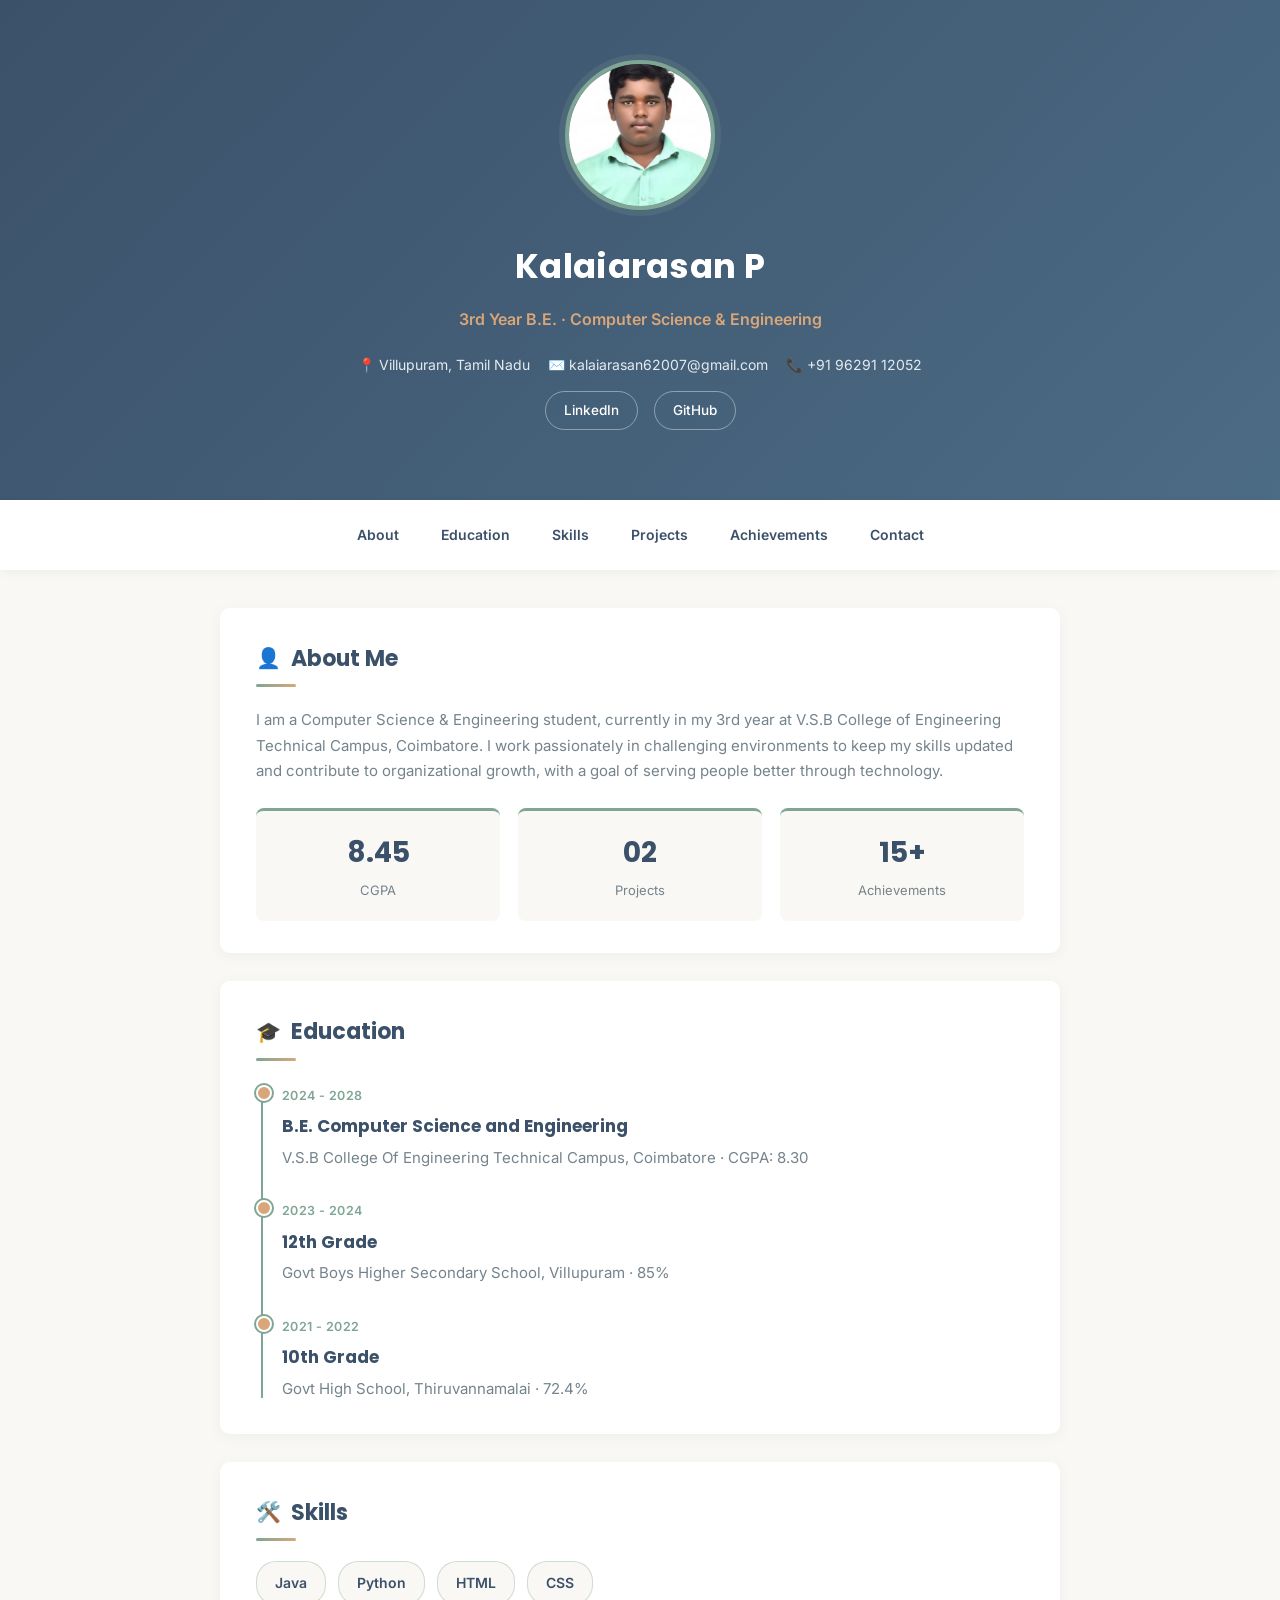
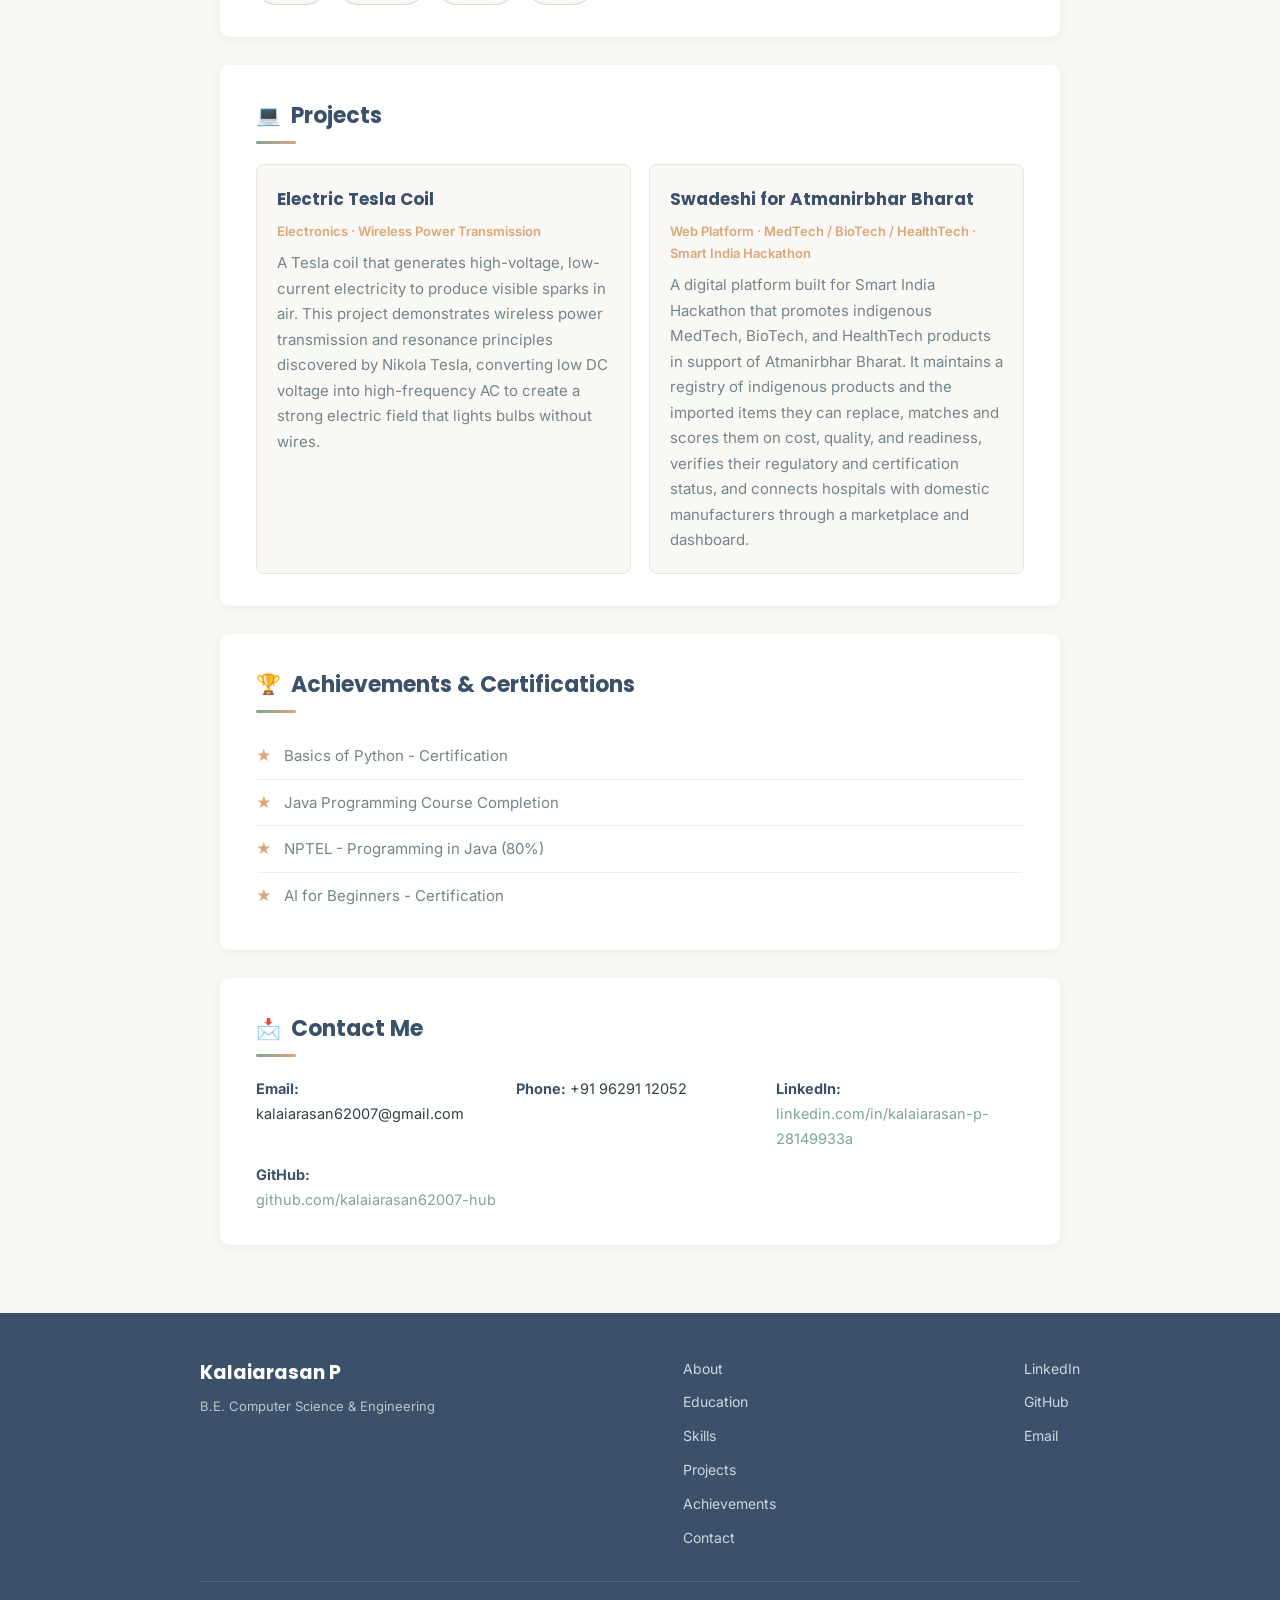
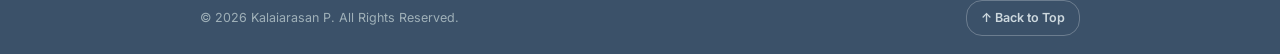
<file: portfolio/index.html>
<!DOCTYPE html>
<html lang="en">
<head>
<meta charset="UTF-8">
<meta name="viewport" content="width=device-width, initial-scale=1.0">
<title>Kalaiarasan P - Bio Data</title>
<link rel="preconnect" href="https://fonts.googleapis.com">
<link href="https://fonts.googleapis.com/css2?family=Poppins:wght@500;600;700&family=Inter:wght@400;500;600&display=swap" rel="stylesheet">
<link rel="stylesheet" href="style.css">
</head>
<body>

  <!-- Header / Hero Section -->
  <header id="top">
    <div class="header-content">
      <div class="profile-photo">
        <img src="kalai.jpg" alt="Kalaiarasan P">
      </div>
      <h1>Kalaiarasan P</h1>
      <p class="subtitle">3rd Year B.E. &middot; Computer Science &amp; Engineering</p>

      <div class="contact-info">
        <span>📍 Villupuram, Tamil Nadu</span>
        <span>✉️ kalaiarasan62007@gmail.com</span>
        <span>📞 +91 96291 12052</span>
      </div>

      <div class="social-links">
        <a href="https://www.linkedin.com/in/kalaiarasan-p-28149933a" target="_blank">LinkedIn</a>
        <a href="https://github.com/kalaiarasan62007-hub" target="_blank">GitHub</a>
      </div>
    </div>
  </header>

  <!-- Navigation -->
  <nav>
    <a href="#about">About</a>
    <a href="#education">Education</a>
    <a href="#skills">Skills</a>
    <a href="#projects">Projects</a>
    <a href="#achievements">Achievements</a>
    <a href="#contact">Contact</a>
  </nav>

  <main>

    <!-- About Section -->
    <section id="about">
      <h2><span class="icon">👤</span>About Me</h2>
      <p>
        I am a Computer Science &amp; Engineering student, currently in my 3rd year at
        V.S.B College of Engineering Technical Campus, Coimbatore. I work passionately
        in challenging environments to keep my skills updated and contribute to
        organizational growth, with a goal of serving people better through technology.
      </p>

      <div class="stat-row">
        <div class="stat-box">
          <span class="stat-num">8.45</span>
          <span class="stat-label">CGPA</span>
        </div>
        <div class="stat-box">
          <span class="stat-num">02</span>
          <span class="stat-label">Projects</span>
        </div>
        <div class="stat-box">
          <span class="stat-num">15+</span>
          <span class="stat-label">Achievements</span>
        </div>
      </div>
    </section>

    <!-- Education Section -->
    <section id="education">
      <h2><span class="icon">🎓</span>Education</h2>

      <div class="timeline">
        <div class="timeline-item">
          <span class="timeline-year">2024 - 2028</span>
          <h3>B.E. Computer Science and Engineering</h3>
          <p>V.S.B College Of Engineering Technical Campus, Coimbatore &middot; CGPA: 8.30</p>
        </div>
        <div class="timeline-item">
          <span class="timeline-year">2023 - 2024</span>
          <h3>12th Grade</h3>
          <p>Govt Boys Higher Secondary School, Villupuram &middot; 85%</p>
        </div>
        <div class="timeline-item">
          <span class="timeline-year">2021 - 2022</span>
          <h3>10th Grade</h3>
          <p>Govt High School, Thiruvannamalai &middot; 72.4%</p>
        </div>
      </div>
    </section>

    <!-- Skills Section -->
    <section id="skills">
      <h2><span class="icon">🛠️</span>Skills</h2>
      <ul class="skills-list">
        <li>Java</li>
        <li>Python</li>
        <li>HTML</li>
        <li>CSS</li>
      </ul>
    </section>

    <!-- Projects Section -->
    <section id="projects">
      <h2><span class="icon">💻</span>Projects</h2>

      <div class="project-grid">
        <div class="project-card">
          <h3>Electric Tesla Coil</h3>
          <p class="tech-stack">Electronics &middot; Wireless Power Transmission</p>
          <p>A Tesla coil that generates high-voltage, low-current electricity to
             produce visible sparks in air. This project demonstrates wireless
             power transmission and resonance principles discovered by Nikola
             Tesla, converting low DC voltage into high-frequency AC to create
             a strong electric field that lights bulbs without wires.</p>
        </div>

        <div class="project-card">
          <h3>Swadeshi for Atmanirbhar Bharat</h3>
          <p class="tech-stack">Web Platform &middot; MedTech / BioTech / HealthTech &middot; Smart India Hackathon</p>
          <p>A digital platform built for Smart India Hackathon that promotes
             indigenous MedTech, BioTech, and HealthTech products in support of
             Atmanirbhar Bharat. It maintains a registry of indigenous products
             and the imported items they can replace, matches and scores them
             on cost, quality, and readiness, verifies their regulatory and
             certification status, and connects hospitals with domestic
             manufacturers through a marketplace and dashboard.</p>
        </div>
      </div>
    </section>

    <!-- Achievements Section -->
    <section id="achievements">
      <h2><span class="icon">🏆</span>Achievements &amp; Certifications</h2>
      <ul class="achievement-list">
        <li>Basics of Python - Certification</li>
        <li>Java Programming Course Completion</li>
        <li>NPTEL - Programming in Java (80%)</li>
        <li>AI for Beginners - Certification</li>
      </ul>
    </section>

    <!-- Contact Section -->
    <section id="contact">
      <h2><span class="icon">📩</span>Contact Me</h2>
      <div class="contact-grid">
        <p><strong>Email:</strong> kalaiarasan62007@gmail.com</p>
        <p><strong>Phone:</strong> +91 96291 12052</p>
        <p><strong>LinkedIn:</strong> <a href="https://www.linkedin.com/in/kalaiarasan-p-28149933a" target="_blank">linkedin.com/in/kalaiarasan-p-28149933a</a></p>
        <p><strong>GitHub:</strong> <a href="https://github.com/kalaiarasan62007-hub" target="_blank">github.com/kalaiarasan62007-hub</a></p>
      </div>
    </section>

  </main>

  <footer>
    <div class="footer-content">
      <div class="footer-brand">
        <h3>Kalaiarasan P</h3>
        <p>B.E. Computer Science &amp; Engineering</p>
      </div>

      <div class="footer-links">
        <a href="#about">About</a>
        <a href="#education">Education</a>
        <a href="#skills">Skills</a>
        <a href="#projects">Projects</a>
        <a href="#achievements">Achievements</a>
        <a href="#contact">Contact</a>
      </div>

      <div class="footer-social">
        <a href="https://www.linkedin.com/in/kalaiarasan-p-28149933a" target="_blank">LinkedIn</a>
        <a href="https://github.com/kalaiarasan62007-hub" target="_blank">GitHub</a>
        <a href="mailto:kalaiarasan62007@gmail.com">Email</a>
      </div>
    </div>

    <div class="footer-bottom">
      <p>&copy; 2026 Kalaiarasan P. All Rights Reserved.</p>
      <a href="#top" class="back-to-top">↑ Back to Top</a>
    </div>
  </footer>

</body>
</html>
</file>
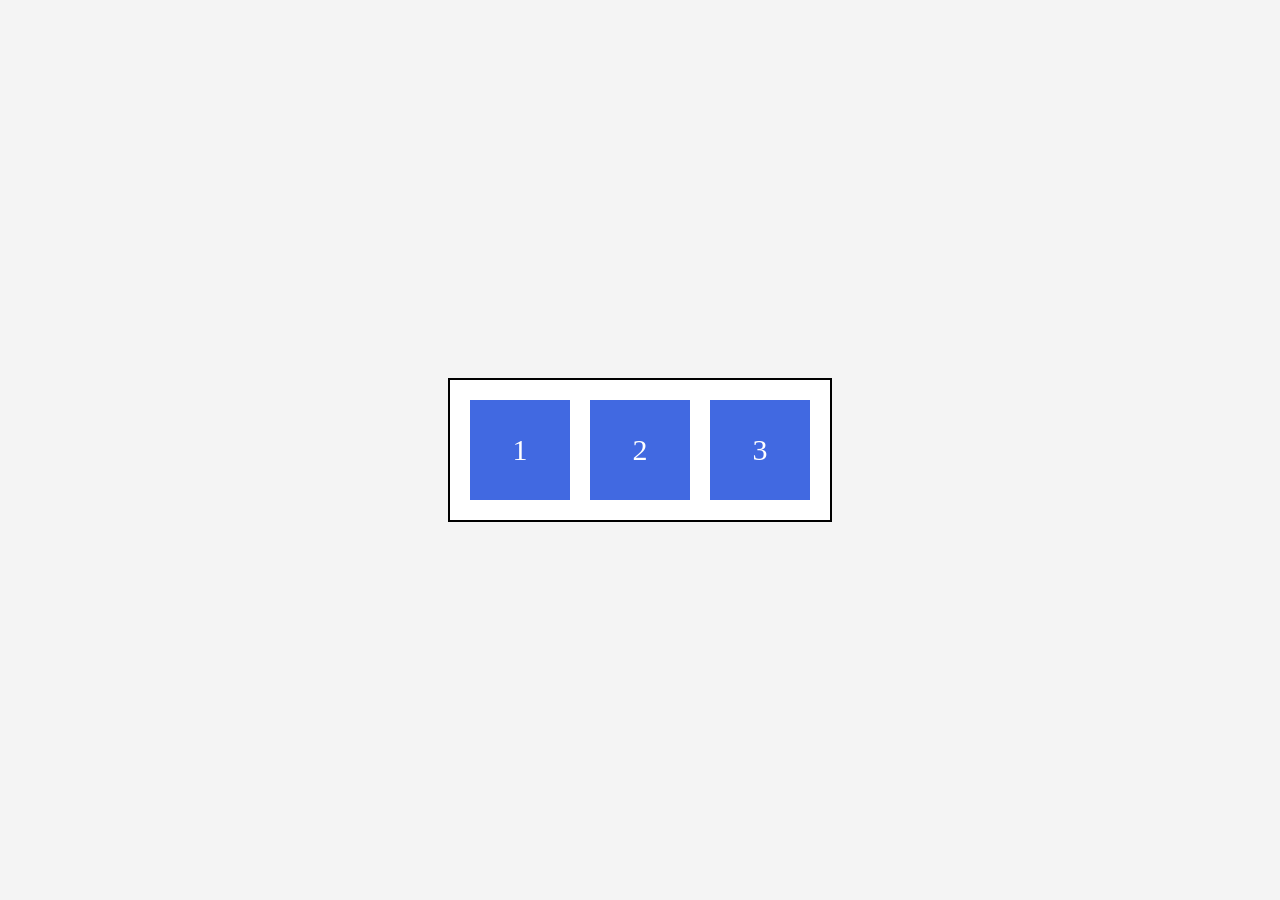
<file: CSS Learning Week 2 II/10 .flexbox/index.html>
<!DOCTYPE html>
<html lang="en">
<head>
    <meta charset="UTF-8">
    <meta name="viewport" content="width=device-width, initial-scale=1.0">
    <title>CSS Flexbox</title>
    <link rel="stylesheet" href="flexbox.css">
</head>
<body>
<div class="container">
    <div class="box">1</div>
    <div class="box">2</div>
    <div class="box">3</div>
</div>
</body>
</html>
</file>
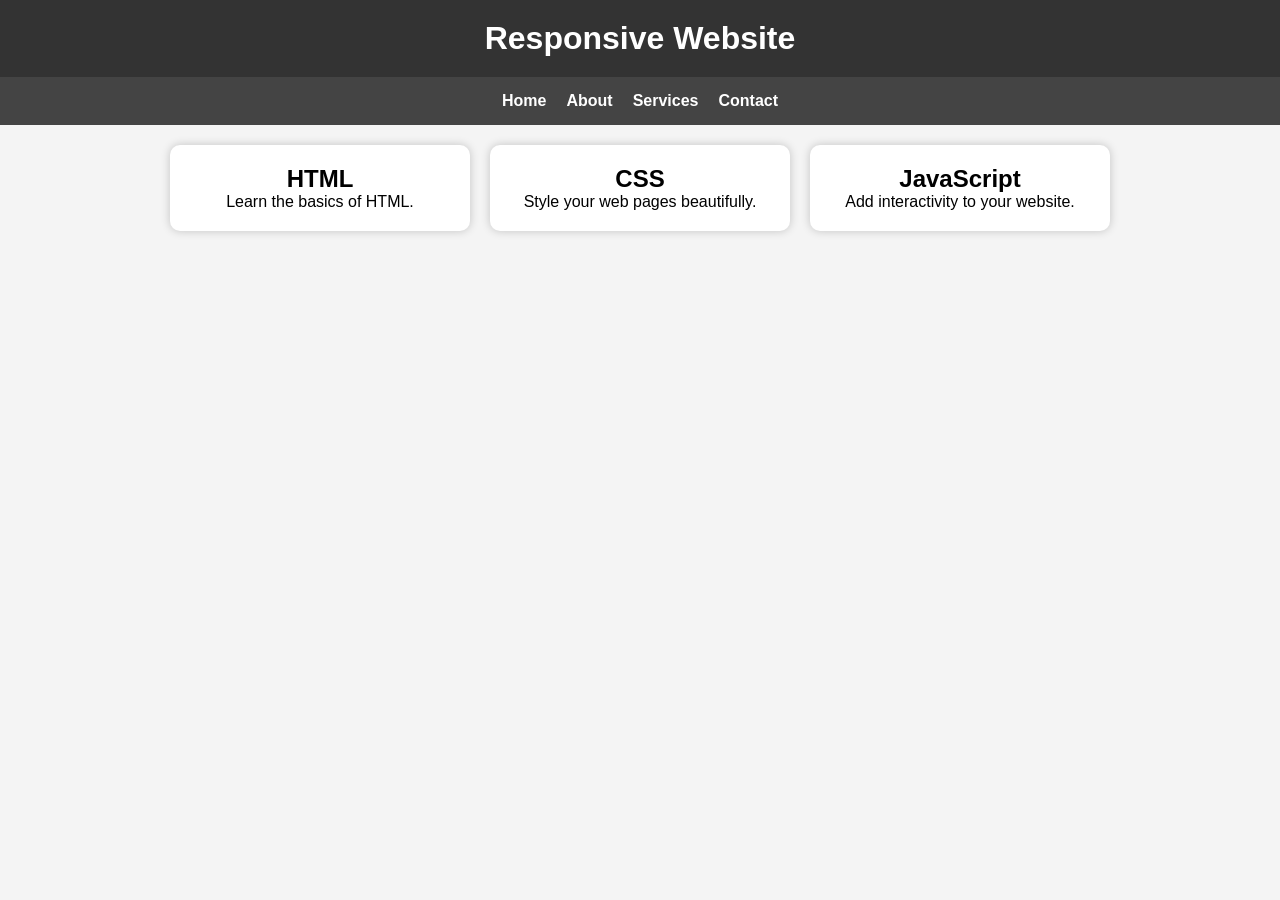
<file: CSS Learning Week 2 II/13 .responsive design/index.html>
<!DOCTYPE html>
<html lang="en">
<head>
    <meta charset="UTF-8">
    <meta name="viewport" content="width=device-width, initial-scale=1.0">
    <title>Responsive Design</title>
    <link rel="stylesheet" href="style.css">
</head>
<body>
    <header>
        <h1>Responsive Website</h1>
    </header>
    <nav>
        <a href="#">Home</a>
        <a href="#">About</a>
        <a href="#">Services</a>
        <a href="#">Contact</a>
    </nav>
    <main class="container">
        <div class="card">
            <h2>HTML</h2>
            <p>Learn the basics of HTML.</p>
        </div>
        <div class="card">
            <h2>CSS</h2>
            <p>Style your web pages beautifully.</p>
        </div>
        <div class="card">
            <h2>JavaScript</h2>
            <p>Add interactivity to your website.</p>
        </div>
    </main>

</body>
</html>
</file>
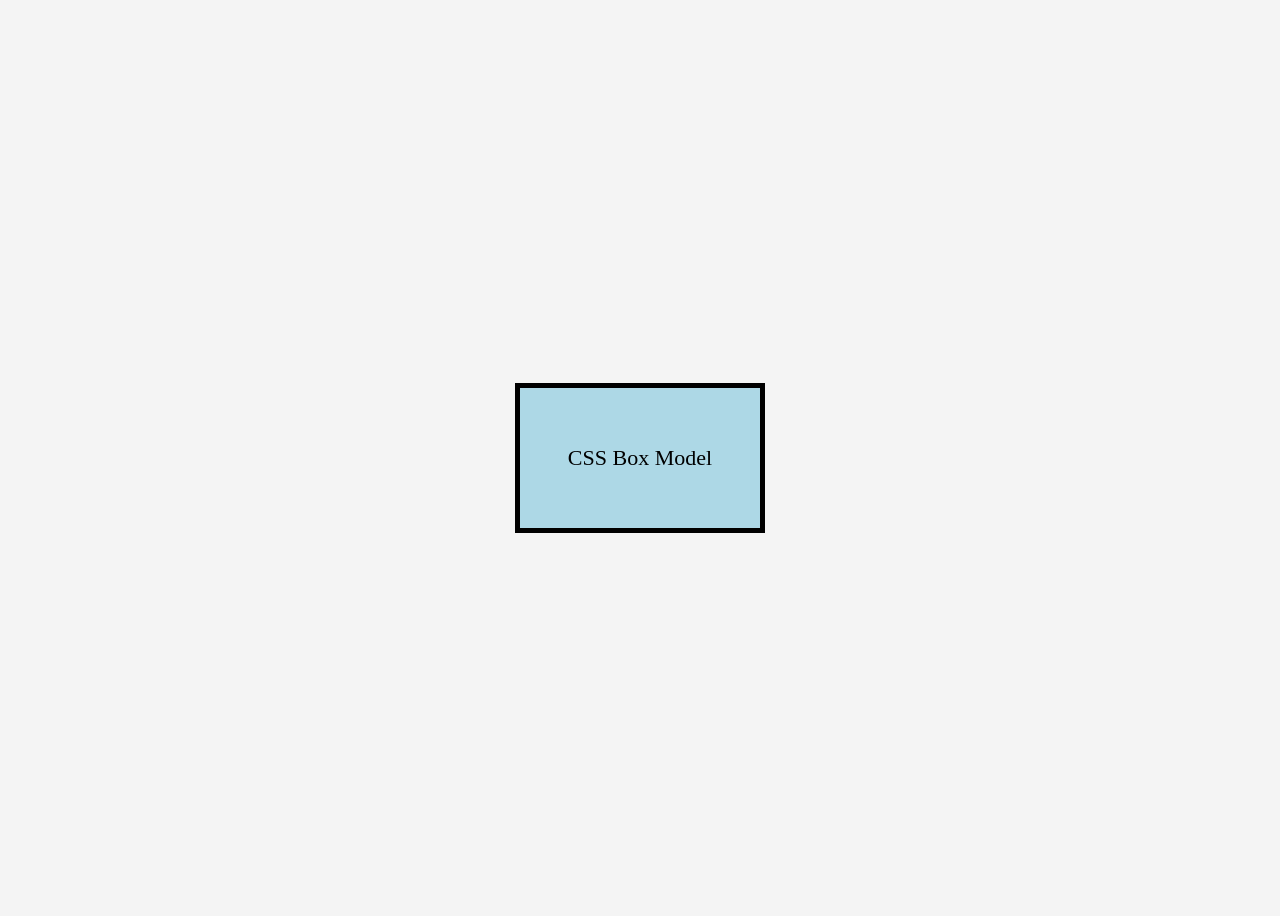
<file: CSS Learning Week 2 II/9 .box model/index.html>
<!DOCTYPE html>
<html lang="en">
<head>
    <meta charset="UTF-8">
    <meta name="viewport" content="width=device-width, initial-scale=1.0">
    <title>CSS Box Model</title>
    <link rel="stylesheet" href="box-model.css">
</head>
<body>
<div class="box">
    CSS Box Model
</div>
</body>
</html>
</file>
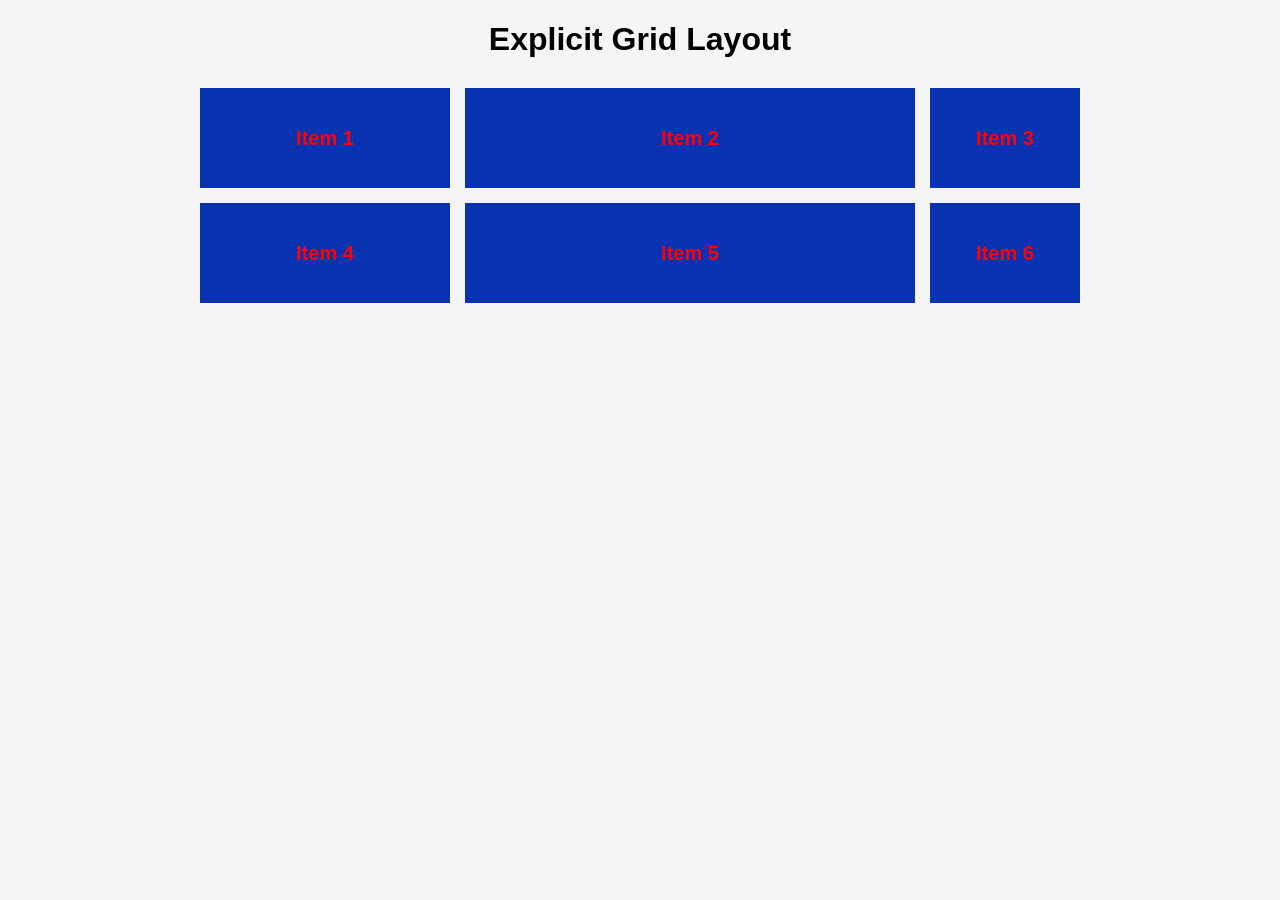
<file: CSS Learning Week 2 II/12 .css grid layout/explicit grid layout/index.html>
<!DOCTYPE html>
<html lang="en">
<head>
    <meta charset="UTF-8">
    <meta name="viewport" content="width=device-width, initial-scale=1.0">
    <title>Explicit Grid Layout</title>
    <link rel="stylesheet" href="style.css">
</head>
<body>
    <h1>Explicit Grid Layout</h1>
    <div class="container">
        <div class="item">Item 1</div>
        <div class="item">Item 2</div>
        <div class="item">Item 3</div>
        <div class="item">Item 4</div>
        <div class="item">Item 5</div>
        <div class="item">Item 6</div>
    </div>
</body>
</html>
</file>
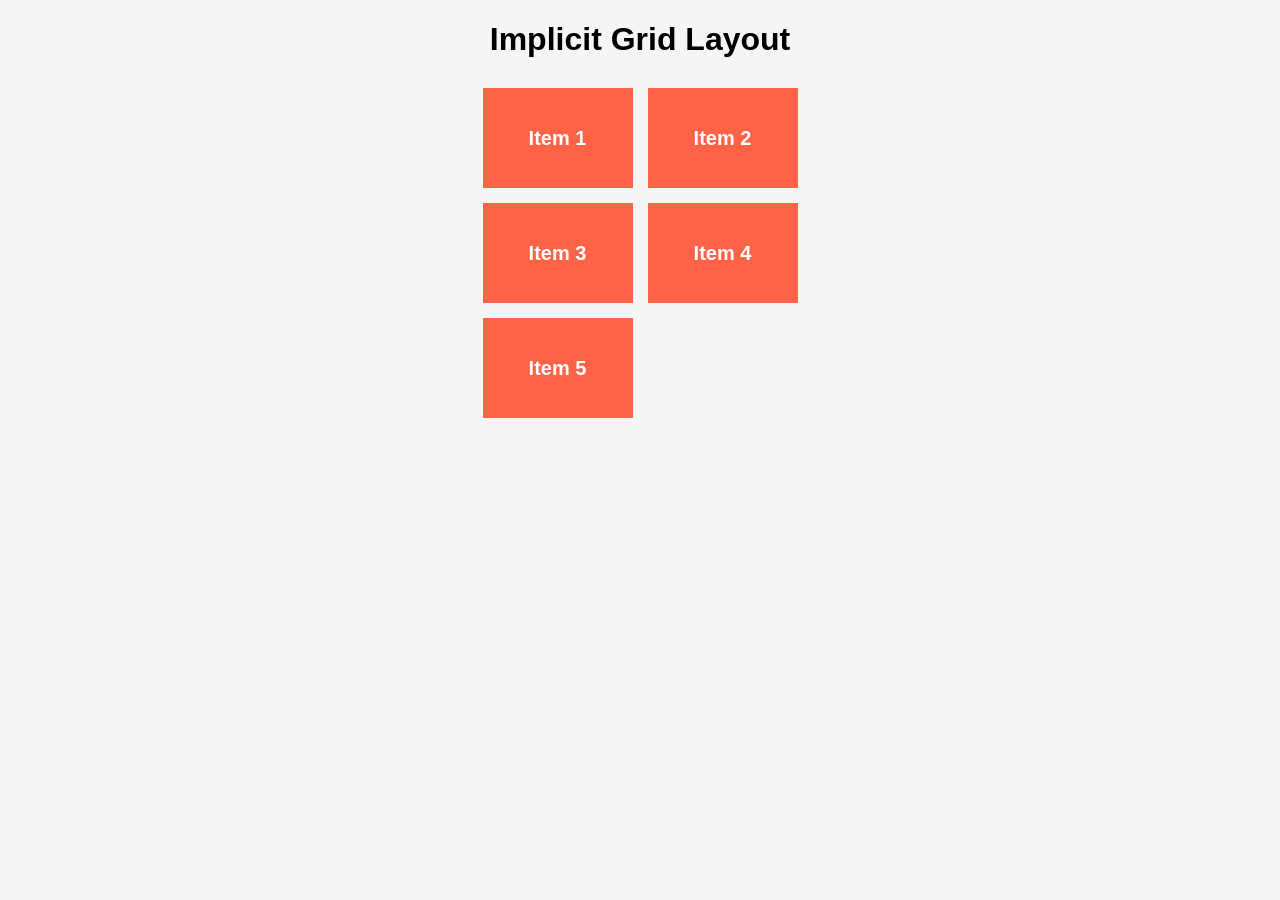
<file: CSS Learning Week 2 II/12 .css grid layout/implicit grid layout/index.html>
<!DOCTYPE html>
<html lang="en">
<head>
    <meta charset="UTF-8">
    <meta name="viewport" content="width=device-width, initial-scale=1.0">
    <title>Implicit Grid Layout</title>
    <link rel="stylesheet" href="style.css">
</head>
<body>
    <h1>Implicit Grid Layout</h1>
    <div class="container">
        <div class="item">Item 1</div>
        <div class="item">Item 2</div>
        <div class="item">Item 3</div>
        <div class="item">Item 4</div>
        <div class="item">Item 5</div>
    </div>

</body>
</html>
</file>
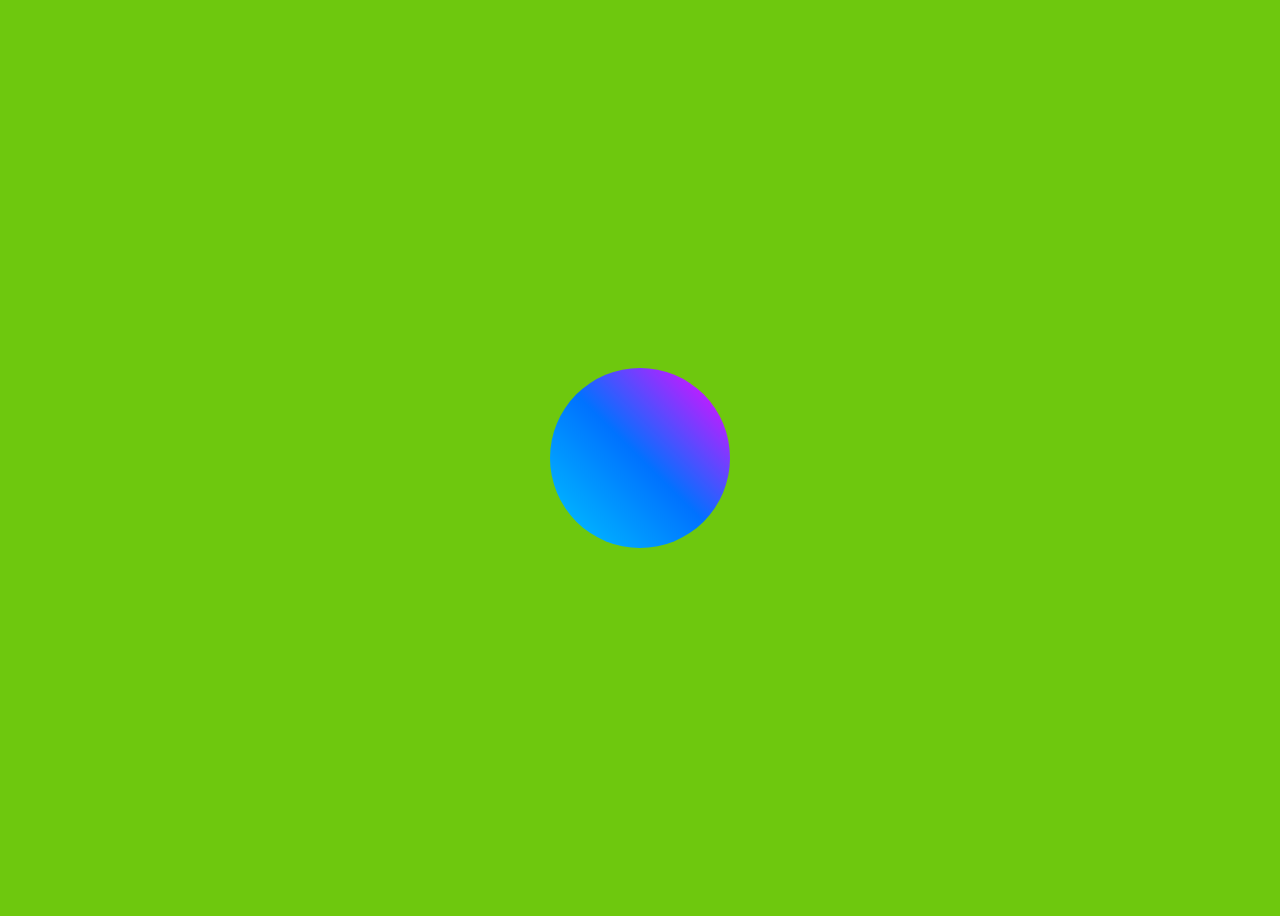
<file: CSS Learning Week 2 II/14 .animations/3 .Infinite Animation/index.html>
<!DOCTYPE html>
<html lang="en">
<head>
    <meta charset="UTF-8">
    <meta name="viewport" content="width=device-width, initial-scale=1.0">
    <title>Infinite Animation</title>
    <link rel="stylesheet" href="style.css">
</head>
<body>
    <div class="circle"></div>
</body>
</html>
</file>
<file: portfolio/style.css>
/* ---------- General Reset ---------- */
* {
  margin: 0;
  padding: 0;
  box-sizing: border-box;
}

:root {
  --slate: #3B5169;
  --slate-light: #4C6B85;
  --sage: #7FA694;
  --peach: #D9A679;
  --cream: #FAF8F5;
  --text-dark: #33404A;
  --text-muted: #74838C;
}

body {
  font-family: 'Inter', Arial, sans-serif;
  background-color: var(--cream);
  color: var(--text-dark);
  line-height: 1.7;
}

h1, h2, h3 {
  font-family: 'Poppins', sans-serif;
}

a {
  color: var(--sage);
  text-decoration: none;
}

a:hover {
  text-decoration: underline;
}

/* ---------- Header / Hero ---------- */
header {
  background: linear-gradient(135deg, var(--slate) 0%, var(--slate-light) 100%);
  color: #ffffff;
  text-align: center;
  padding: 60px 20px 70px;
  position: relative;
}

.header-content {
  max-width: 700px;
  margin: 0 auto;
}

.profile-photo img {
  width: 150px;
  height: 150px;
  border-radius: 50%;
  object-fit: cover;
  border: 4px solid var(--sage);
  box-shadow: 0 0 0 6px rgba(127, 166, 148, 0.18);
  margin-bottom: 20px;
  transition: transform 0.3s ease;
}

.profile-photo img:hover {
  transform: scale(1.04);
}

header h1 {
  font-size: 34px;
  font-weight: 700;
  margin-bottom: 10px;
  letter-spacing: 0.3px;
}

.subtitle {
  font-size: 16px;
  color: var(--peach);
  font-weight: 600;
  margin-bottom: 20px;
}

.contact-info {
  display: flex;
  justify-content: center;
  flex-wrap: wrap;
  gap: 18px;
  font-size: 14px;
  color: #e4ebef;
  margin-bottom: 14px;
}

.social-links a {
  display: inline-block;
  color: #ffffff;
  border: 1px solid rgba(255,255,255,0.4);
  padding: 7px 18px;
  border-radius: 20px;
  font-size: 13.5px;
  font-weight: 500;
  margin: 0 6px;
  transition: background-color 0.25s ease, border-color 0.25s ease;
}

.social-links a:hover {
  background-color: var(--sage);
  border-color: var(--sage);
  text-decoration: none;
}

/* ---------- Navigation ---------- */
nav {
  background-color: #ffffff;
  display: flex;
  justify-content: center;
  flex-wrap: wrap;
  gap: 6px;
  padding: 14px 10px;
  position: sticky;
  top: 0;
  z-index: 10;
  box-shadow: 0 2px 10px rgba(0,0,0,0.05);
}

nav a {
  color: var(--slate);
  padding: 9px 18px;
  border-radius: 6px;
  font-size: 14px;
  font-weight: 600;
  transition: background-color 0.2s ease, color 0.2s ease;
}

nav a:hover {
  background-color: var(--sage);
  color: #ffffff;
  text-decoration: none;
}

/* ---------- Main / Sections ---------- */
main {
  max-width: 880px;
  margin: 0 auto;
  padding: 10px 20px;
}

section {
  background-color: #ffffff;
  border-radius: 10px;
  padding: 32px 36px;
  margin: 28px 0;
  box-shadow: 0 3px 14px rgba(59, 81, 105, 0.06);
}

section h2 {
  font-size: 22px;
  color: var(--slate);
  margin-bottom: 20px;
  display: flex;
  align-items: center;
  gap: 10px;
}

section h2 .icon {
  font-size: 20px;
}

section p {
  font-size: 15px;
  color: var(--text-muted);
}

/* ---------- About / Stats ---------- */
.stat-row {
  display: flex;
  gap: 18px;
  margin-top: 24px;
  flex-wrap: wrap;
}

.stat-box {
  flex: 1;
  min-width: 120px;
  background-color: var(--cream);
  border-radius: 8px;
  text-align: center;
  padding: 18px 10px;
  border-top: 3px solid var(--sage);
}

.stat-num {
  display: block;
  font-family: 'Poppins', sans-serif;
  font-size: 28px;
  font-weight: 700;
  color: var(--slate);
}

.stat-label {
  font-size: 13px;
  color: var(--text-muted);
}

/* ---------- Education Timeline ---------- */
.timeline {
  position: relative;
  padding-left: 26px;
}

.timeline::before {
  content: "";
  position: absolute;
  left: 5px;
  top: 4px;
  bottom: 4px;
  width: 2px;
  background-color: var(--sage);
}

.timeline-item {
  position: relative;
  margin-bottom: 26px;
}

.timeline-item:last-child {
  margin-bottom: 0;
}

.timeline-item::before {
  content: "";
  position: absolute;
  left: -26px;
  top: 4px;
  width: 12px;
  height: 12px;
  border-radius: 50%;
  background-color: var(--peach);
  border: 2px solid #ffffff;
  box-shadow: 0 0 0 2px var(--sage);
}

.timeline-year {
  font-size: 12.5px;
  font-weight: 600;
  color: var(--sage);
  text-transform: uppercase;
  letter-spacing: 0.4px;
}

.timeline-item h3 {
  font-size: 17px;
  color: var(--slate);
  margin: 4px 0 4px;
}

/* ---------- Skills ---------- */
.skills-list {
  list-style: none;
  display: flex;
  flex-wrap: wrap;
  gap: 12px;
}

.skills-list li {
  background-color: var(--cream);
  color: var(--slate);
  border: 1px solid rgba(127, 166, 148, 0.35);
  padding: 9px 18px;
  border-radius: 20px;
  font-size: 14px;
  font-weight: 600;
  transition: background-color 0.2s ease, transform 0.2s ease;
}

.skills-list li:hover {
  background-color: var(--sage);
  color: #ffffff;
  transform: translateY(-2px);
}

/* ---------- Projects ---------- */
.project-grid {
  display: grid;
  grid-template-columns: repeat(auto-fit, minmax(240px, 1fr));
  gap: 18px;
}

.project-card {
  border: 1px solid #e9e5df;
  border-radius: 8px;
  padding: 20px;
  background-color: var(--cream);
  transition: transform 0.25s ease, box-shadow 0.25s ease;
}

.project-card:hover {
  transform: translateY(-5px);
  box-shadow: 0 10px 24px rgba(59, 81, 105, 0.1);
}

.project-card h3 {
  color: var(--slate);
  font-size: 17px;
  margin-bottom: 6px;
}

.tech-stack {
  color: var(--peach);
  font-size: 13px;
  font-weight: 600;
  margin-bottom: 8px !important;
}

/* ---------- Achievements ---------- */
.achievement-list {
  list-style: none;
}

.achievement-list li {
  padding: 10px 0 10px 28px;
  position: relative;
  font-size: 15px;
  color: var(--text-muted);
  border-bottom: 1px solid #f0ece6;
}

.achievement-list li:last-child {
  border-bottom: none;
}

.achievement-list li::before {
  content: "★";
  position: absolute;
  left: 0;
  color: var(--peach);
}

/* ---------- Contact ---------- */
.contact-grid {
  display: grid;
  grid-template-columns: repeat(auto-fit, minmax(200px, 1fr));
  gap: 12px;
}

.contact-grid p {
  color: var(--text-dark);
  font-size: 14.5px;
}

.contact-grid strong {
  color: var(--slate);
}

/* ---------- Footer ---------- */
footer {
  background-color: var(--slate);
  color: #cdd8de;
  margin-top: 30px;
  padding: 44px 20px 0;
}

.footer-content {
  max-width: 880px;
  margin: 0 auto;
  display: flex;
  flex-wrap: wrap;
  justify-content: space-between;
  gap: 28px;
  padding-bottom: 32px;
  border-bottom: 1px solid rgba(255,255,255,0.12);
}

.footer-brand h3 {
  color: #ffffff;
  font-size: 19px;
  margin-bottom: 6px;
}

.footer-brand p {
  font-size: 13px;
  color: #b9c6cd;
}

.footer-links, .footer-social {
  display: flex;
  flex-direction: column;
  gap: 10px;
}

.footer-links a, .footer-social a {
  color: #cdd8de;
  font-size: 14px;
  transition: color 0.2s ease;
}

.footer-links a:hover, .footer-social a:hover {
  color: var(--peach);
  text-decoration: none;
}

.footer-bottom {
  max-width: 880px;
  margin: 0 auto;
  display: flex;
  justify-content: space-between;
  align-items: center;
  flex-wrap: wrap;
  gap: 10px;
  padding: 18px 0;
  font-size: 12.5px;
  color: #9fb0b8;
}

.back-to-top {
  color: #cdd8de;
  font-size: 12.5px;
  font-weight: 600;
  border: 1px solid rgba(255,255,255,0.25);
  padding: 6px 14px;
  border-radius: 16px;
  transition: background-color 0.2s ease, color 0.2s ease;
}

.back-to-top:hover {
  background-color: var(--sage);
  color: #ffffff;
  text-decoration: none;
}

@media (max-width: 600px) {
  .footer-content {
    flex-direction: column;
  }

  .footer-bottom {
    flex-direction: column;
    text-align: center;
  }
}

/* ---------- Responsive ---------- */
@media (max-width: 600px) {
  header {
    padding: 44px 16px 54px;
  }

  section {
    padding: 24px 20px;
  }

  nav {
    gap: 2px;
  }

  nav a {
    padding: 8px 12px;
    font-size: 13px;
  }
}

/* ---------- Extra Hover & Entrance Animations ---------- */

/* Fade-in animation for page load */
@keyframes fadeInUp {
  from { opacity: 0; transform: translateY(18px); }
  to   { opacity: 1; transform: translateY(0); }
}

.header-content {
  animation: fadeInUp 0.8s ease both;
}

section {
  animation: fadeInUp 0.7s ease both;
}

section:nth-of-type(1) { animation-delay: 0.05s; }
section:nth-of-type(2) { animation-delay: 0.1s; }
section:nth-of-type(3) { animation-delay: 0.15s; }
section:nth-of-type(4) { animation-delay: 0.2s; }
section:nth-of-type(5) { animation-delay: 0.25s; }
section:nth-of-type(6) { animation-delay: 0.3s; }

/* Section hover lift */
section {
  transition: transform 0.3s ease, box-shadow 0.3s ease;
}

section:hover {
  transform: translateY(-3px);
  box-shadow: 0 10px 28px rgba(59, 81, 105, 0.1);
}

/* Section heading underline reveal */
section h2 {
  position: relative;
  padding-bottom: 10px;
}

section h2::after {
  content: "";
  position: absolute;
  left: 0;
  bottom: 0;
  width: 40px;
  height: 3px;
  background: linear-gradient(90deg, var(--sage), var(--peach));
  border-radius: 2px;
  transition: width 0.35s ease;
}

section:hover h2::after {
  width: 90px;
}

/* Nav underline animation */
nav a {
  position: relative;
}

nav a::after {
  content: "";
  position: absolute;
  left: 50%;
  bottom: 2px;
  width: 0;
  height: 2px;
  background-color: var(--peach);
  transition: width 0.25s ease, left 0.25s ease;
}

nav a:hover::after {
  width: 60%;
  left: 20%;
}

/* Stat box hover */
.stat-box {
  transition: transform 0.25s ease, box-shadow 0.25s ease, background-color 0.25s ease;
}

.stat-box:hover {
  transform: translateY(-5px);
  box-shadow: 0 10px 20px rgba(59, 81, 105, 0.12);
  background-color: #ffffff;
}

.stat-box:hover .stat-num {
  color: var(--sage);
}

/* Timeline item hover */
.timeline-item {
  transition: transform 0.25s ease;
  border-radius: 6px;
}

.timeline-item:hover {
  transform: translateX(6px);
}

.timeline-item:hover::before {
  background-color: var(--sage);
  box-shadow: 0 0 0 3px var(--peach);
}

.timeline-item:hover h3 {
  color: var(--sage);
}

/* Achievement list hover */
.achievement-list li {
  transition: background-color 0.2s ease, padding-left 0.2s ease, color 0.2s ease;
  border-radius: 4px;
}

.achievement-list li:hover {
  background-color: var(--cream);
  padding-left: 34px;
  color: var(--text-dark);
}

.achievement-list li:hover::before {
  color: var(--sage);
}

/* Contact grid link hover */
.contact-grid a {
  transition: color 0.2s ease, padding-left 0.2s ease;
  display: inline-block;
}

.contact-grid a:hover {
  color: var(--sage);
  padding-left: 4px;
}

/* Project card title hover color shift */
.project-card h3 {
  transition: color 0.25s ease;
}

.project-card:hover h3 {
  color: var(--sage);
}

/* Skill tag pop-in on hover (slight rotation for playful touch) */
.skills-list li {
  transition: background-color 0.2s ease, transform 0.25s ease, box-shadow 0.25s ease;
}

.skills-list li:hover {
  transform: translateY(-3px) scale(1.04);
  box-shadow: 0 6px 14px rgba(127, 166, 148, 0.3);
}

/* Smooth scroll offset so sticky nav doesn't overlap anchors */
section, header#top {
  scroll-margin-top: 70px;
}

html {
  scroll-behavior: smooth;
}
</file>
<file: CSS Learning Week 2 II/10 .flexbox/flexbox.css>
/*Flexbox is a CSS layout model used to arrange items in a row or column.
It makes it easy to align, distribute, and space elements.
/* Body */
body{
    margin:0;
    height:100vh;
    display:flex;
    justify-content:center;
    align-items:center;
    background:#f4f4f4;
}
/* Flex Container */
.container{
    display:flex;
    gap:20px;
    padding:20px;
    background:white;
    border:2px solid black;
}
/* Flex Items */
.box{
    width:100px;
    height:100px;
    background:royalblue;
    color:white;
    font-size:30px;
    display:flex;
    justify-content:center;
    align-items:center;
}
</file>
<file: CSS Learning Week 2 II/13 .responsive design/style.css>
/* Reset */
*{
    margin:0;
    padding:0;
    box-sizing:border-box;
}

body{
    font-family:Arial, sans-serif;
    background:#f4f4f4;
}

header{
    background:#333;
    color:white;
    text-align:center;
    padding:20px;
}

nav{
    display:flex;
    justify-content:center;
    gap:20px;
    background:#444;
    padding:15px;
}

nav a{
    color:white;
    text-decoration:none;
    font-weight:bold;
}

.container{
    display:flex;
    justify-content:center;
    gap:20px;
    padding:20px;
    flex-wrap:wrap;
}

.card{
    background:white;
    width:300px;
    padding:20px;
    border-radius:10px;
    text-align:center;
    box-shadow:0 0 10px rgba(0,0,0,0.2);
}

@media (max-width:768px){
    nav{
        flex-direction:column;
        align-items:center;
    }
    .container{
        flex-direction:column;
        align-items:center;
    }
    .card{
        width:80%;
    }
}

@media (max-width:480px){
    header{
        font-size:18px;
    }
    nav{
        gap:10px;
    }
    .card{
        width:95%;
    }
}
</file>
<file: CSS Learning Week 2 II/9 .box model/box-model.css>
/* Body */
body{
    display:flex;
    justify-content:center;
    align-items:center;
    height:100vh;
    background:#f4f4f4;
}

/* Box Model Example */
.box{
    width:200px;                 /* Content Width */
    height:100px;                /* Content Height */
    padding:20px;                /* Space inside border */
    border:5px solid rgb(0, 0, 0);       /* Border */
    margin:20px;                 /* Space outside border */
    background:lightblue;
    text-align:center;
    line-height:100px;
    font-size:22px;
}
</file>
<file: CSS Learning Week 2 II/12 .css grid layout/explicit grid layout/style.css>
/* Body Styling */
body{
    font-family: Arial, sans-serif;
    background-color: #f5f5f5;
    text-align: center;
}

/* Grid Container */
.container{
    display: grid;
    /* Creates 3 columns */
    grid-template-columns: 250px 450px 150px;
    /* Creates 2 rows */
    grid-template-rows: 100px 100px;
    gap: 15px;
    justify-content: center;
    margin-top: 30px;
}

/* Grid Items */
.item{
    background-color: rgb(8, 50, 176);
    color: rgb(255, 0, 0);
    font-size: 20px;
    font-weight: bold;
    display: flex;
    justify-content: center;
    align-items: center;
}
</file>
<file: CSS Learning Week 2 II/12 .css grid layout/implicit grid layout/style.css>
/* Body Styling */
body{
    font-family: Arial, sans-serif;
    background-color: #f5f5f5;
    text-align: center;
}

/* Grid Container */
.container{
    display: grid;
    /* Only 2 columns are defined */
    grid-template-columns: 150px 150px;
    /* Extra rows are created automatically */
    grid-auto-rows: 100px;
    gap: 15px;
    justify-content: center;
    margin-top: 30px;
}

/* Grid Items */
.item{
    background-color: tomato;
    color: white;
    font-size: 20px;
    font-weight: bold;
    display: flex;
    justify-content: center;
    align-items: center;
}
</file>
<file: CSS Learning Week 2 II/14 .animations/3 .Infinite Animation/style.css>
/*body {
    margin: 0;
    height: 100vh;
    display: flex;
    justify-content: center;
    align-items: center;
    background: #f4f4f4;
}
.box {
    width: 120px;
    height: 120px;
    background: #ff4d4d;
    border-radius: 12px;
    animation: bounce 1.5s ease-in-out infinite;
}
@keyframes bounce {
    0% {
        transform: translateY(0);
    }
    50% {
        transform: translateY(-80px);
    }
    100% {
        transform: translateY(0);
    }
}
*/

body{
    display:flex;
    justify-content:center;
    align-items:center;
    height:100vh;
    background:hsl(89, 87%, 42%);
}
.circle{
    width:180px;
    height:180px;
    border-radius:50%;
    background:linear-gradient(45deg,#00c6ff,#0072ff,#ff00ff);
    animation:rotate 4s linear infinite;
}
@keyframes rotate{
    from{
        transform:rotate(0deg);

    }
    to{
        transform:rotate(360deg);
    }
}
</file>
